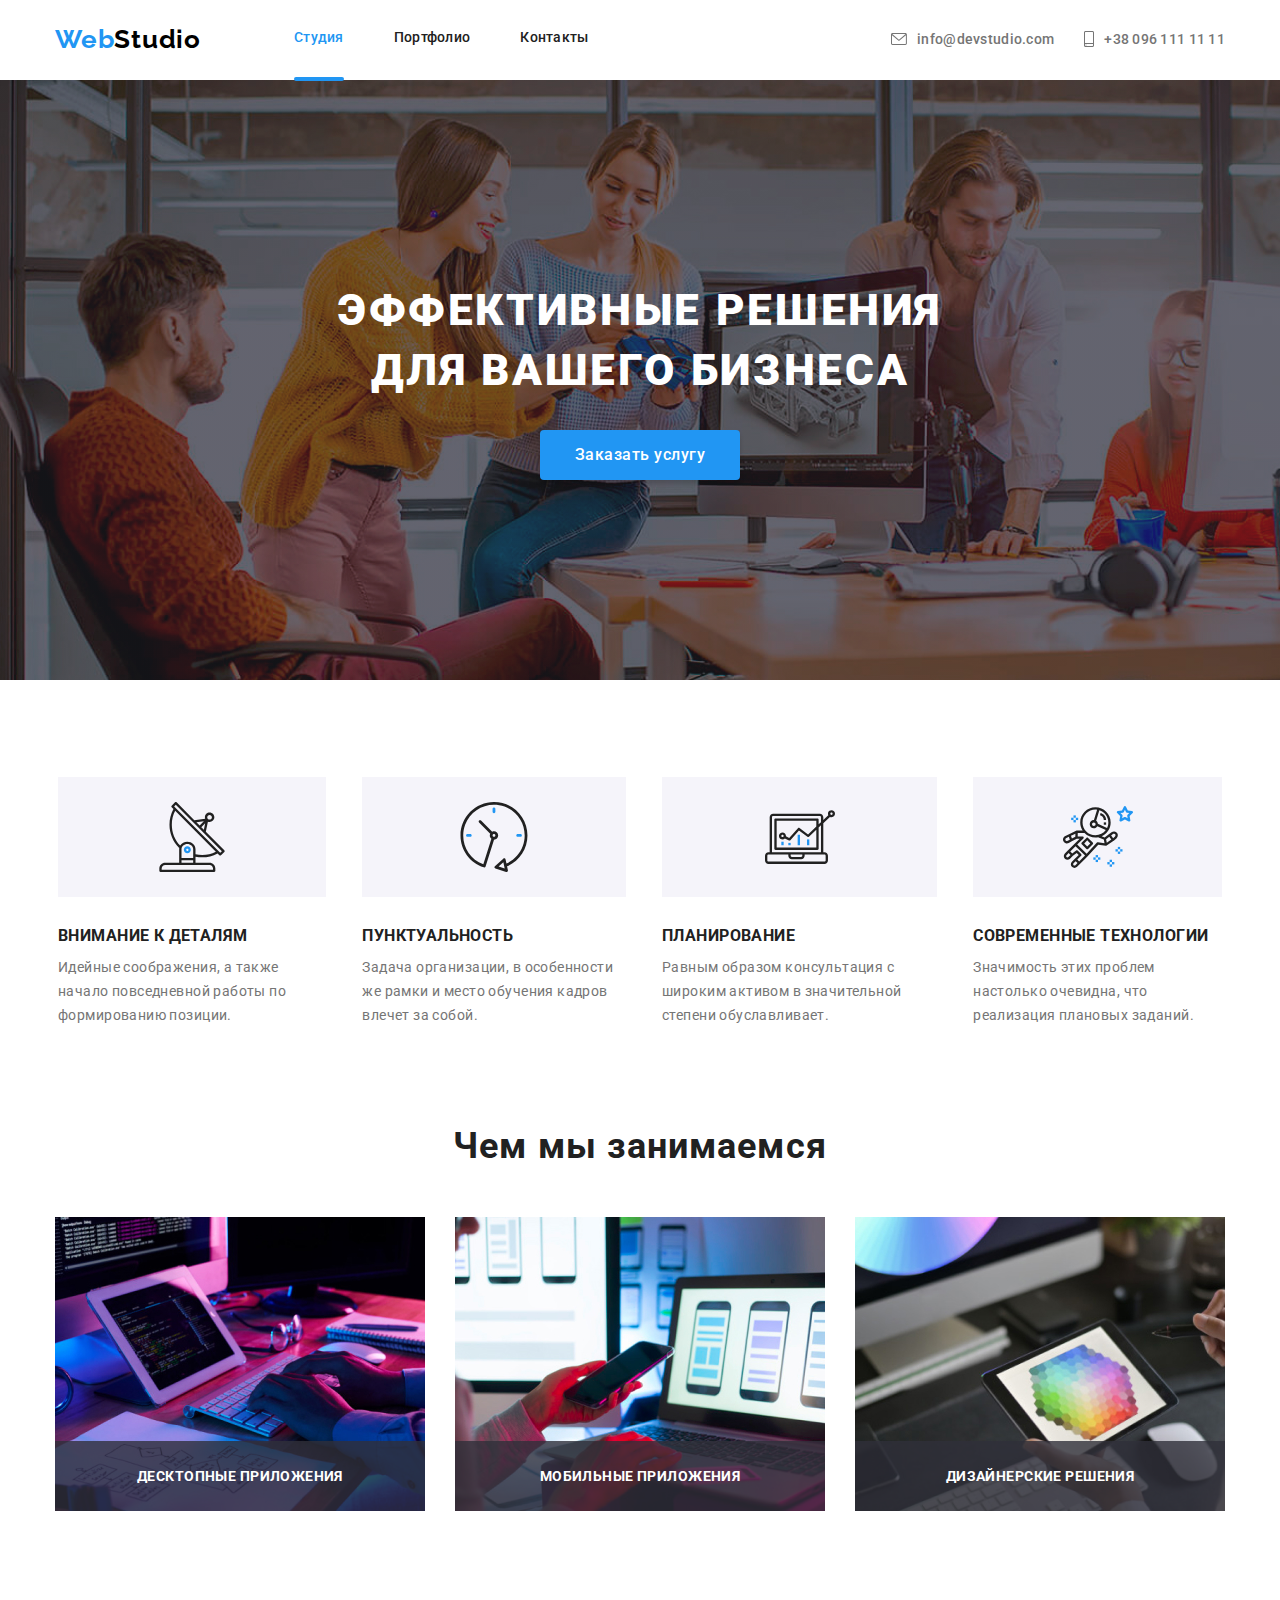
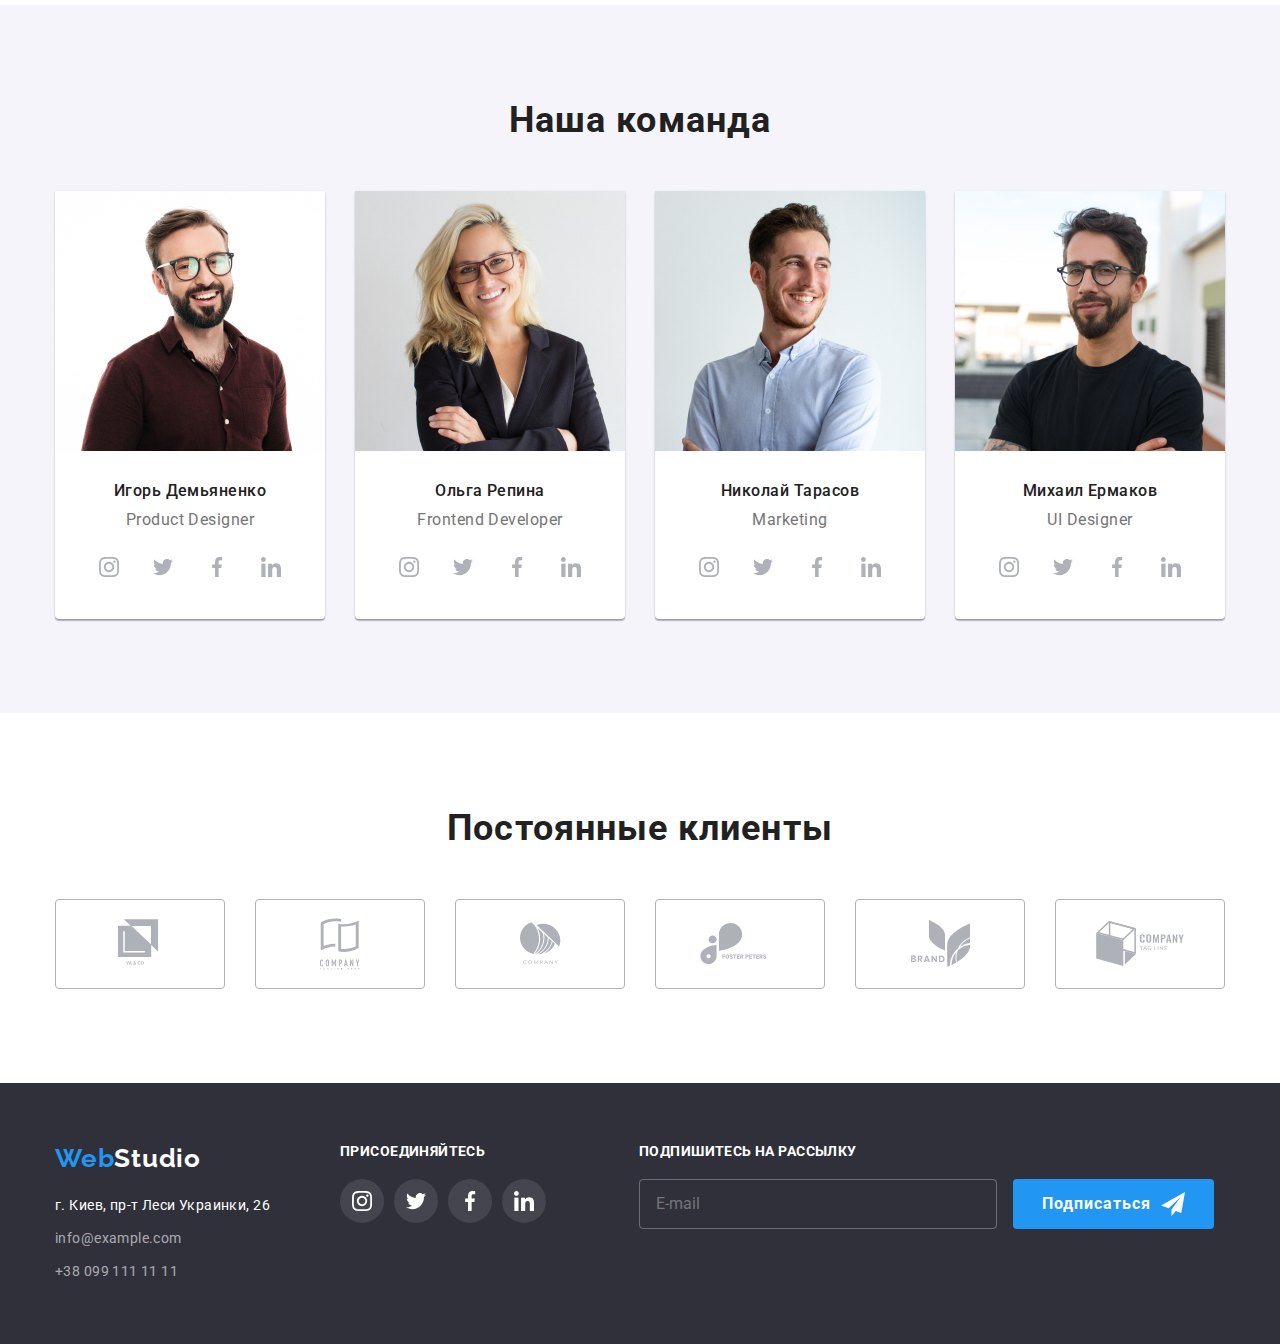
<file: index.html>
<!DOCTYPE html>
<html lang="ru">
<head>
    <meta charset="UTF-8">
    <meta name="viewport" content="width=device-width, initial-scale=1.0">
    <title>WebStudio</title>
    <link rel="preconnect" href="https://fonts.gstatic.com">
    <link href="https://fonts.googleapis.com/css2?family=Raleway:wght@700&family=Roboto:wght@400;500;700;900&display=swap" rel="stylesheet">
    <link rel="stylesheet" href="https://cdnjs.cloudflare.com/ajax/libs/modern-normalize/1.0.0/modern-normalize.min.css" />
    <link rel="stylesheet" href="./css/styles.css">
</head>

<body>
    <header class="header">
        <div class="container">
        <nav class="site-nav">
        <a class="logo link" href="./" aria-label="логотип сайта"><span class="logo-first-part">Web</span><span class="logo-second-part">Studio</span></a> 
        <ul class="navigation-list list">
            <li class="navigation-list-item"><a class="navigation-list-link active link" href="./index.html">Студия</a></li>
            <li class="navigation-list-item"><a class="navigation-list-link link" href="./portfolio.html">Портфолио</a></li>
            <li class="navigation-list-item"><a class="navigation-list-link link" href="#">Контакты</a></li>   
        </ul>
        </nav>
        <address class="address">
        <ul class="address-list-header list">
<li class="address-list-item">
    <a class="address-list-link link" href="mailto:info@devstudio.com">
        <svg class="address-list-icon mail-icon">
            <use href="./symbol-defs.svg#icon-envelope" width="16" height="12"></use>
        </svg>
        <p class="address-list-text">info@devstudio.com </p>
    </a>
</li>

<li class="address-list-item">
    <a class="address-list-link link" href="tel:+380961111111">
        <svg class="address-list-icon phone-icon">
            <use href="./symbol-defs.svg#icon-smartphone" width="10" height="16"></use>
        </svg>
        <p class="address-list-text"> +38 096 111 11 11</p>
    </a>
</li>
 </ul>
 </address>  
 </div>
    </header>
    <main>

        <!--Hero-->
<section class="hero-section">
    <div class="container">
    <h1 class="hero-title">Эффективные решения <br> для вашего бизнеса</h1>
    <button class="button hero-button" type="button" data-modal-open>Заказать услугу</button>
    </div>
</section>

<!--Наш сервис-->
<section class="our-service">
    <div class="container">
<h2 class="visually-hidden">Наш сервис</h2>
    <ul class="services-list list">
        <li class="service-list-item">
            <div class="service-icon-background">
                <svg class="service-icon">
                    <use href="./symbol-defs.svg#icon-antenna-1"></use>
                </svg>
            </div>
        <h3 class="services-title">Внимание к деталям</h3>
        <p class="services-description">Идейные соображения, а также начало повседневной работы по формированию позиции.</p>
        </li>

        <li class="service-list-item">
            <div class="service-icon-background">
            <svg class="service-icon">
                <use href="./symbol-defs.svg#icon-clock-1"></use>
            </svg>
        </div>
        <h3 class="services-title">Пунктуальность</h3>
        <p class="services-description">Задача организации, в особенности же рамки и место обучения кадров влечет за собой.</p>
        </li>

<li class="service-list-item">
    <div class="service-icon-background">
        <svg class="service-icon">
            <use href="./symbol-defs.svg#icon-diagram-1"></use>
        </svg>
    </div>
    <h3 class="services-title">Планирование</h3>
    <p class="services-description">Равным образом консультация с широким активом в значительной степени
        обуславливает.</p>
</li>

<li class="service-list-item"">
    <div class="service-icon-background">
        <svg class="service-icon">
            <use href="./symbol-defs.svg#icon-astronaut-1"></use>
        </svg>
    </div>
    <h3 class="services-title">Современные технологии</h3>
    <p class="services-description">Значимость этих проблем настолько очевидна, что реализация плановых заданий.</p>
</li>
    </ul>
    </div>
</section>

<!--Чем мы занимаемся-->
<section class="specialization-section">
    <div class="container">
    <h2 class="specialization-title">Чем мы занимаемся</h2>
    <ul class="specialization-list list">
    <li class="specialization-list-item">
        <img class="specialization-img" src="./what_we_do/img.jpg" alt="Написание кода" width="370" height="294">
    <p class="specialization-name">Десктопные приложения</p>
    </li>
    <li class="specialization-list-item">
        <img class="specialization-img" src="./what_we_do/img-1.jpg" alt="Разработка дизайна" width="370" height="294">
    <p class="specialization-name">Мобильные приложения</p>
    </li>
<li class="specialization-list-item">
        <img class="specialization-img" src="./what_we_do/img-2.jpg" alt="Работа с цветом" width="370" height="294">
    <p class="specialization-name">Дизайнерские решения</p>
    </li>
</ul>
    </div>
</section>

<!--Наша команда-->

<section class="our-command-section">
    <div class="container">
    <h2 class="our-command-title">Наша команда</h2>
<ul class="our-command-list list">
    <li class="our-command-list-item">
        <img class="our-specialist-photo" src="./our_team/img.jpg" alt="участник команды" width="270" height="260">
        <div class="our-command-card-content">
        <h3 class="our-specialist-name">Игорь Демьяненко</h3>
        <p class="our-specialist-specialization" lang="en">Product Designer</p>
        <ul class="social-list list">
            <li class="social-list-item">
                <a href="#" class="social-list-link">
                    <svg class="social-list-icon">
                        <use href="./symbol-defs.svg#icon-instagram_new"></use>
                    </svg>
                </a>
            </li>
            <li class="social-list-item">
                <a href="#" class="social-list-link">
                    <svg class="social-list-icon">
                        <use href="./symbol-defs.svg#icon-twitter"></use>
                    </svg>
                </a>
            </li>
            <li class="social-list-item">
                <a href="#" class="social-list-link">
                    <svg class="social-list-icon">
                        <use href="./symbol-defs.svg#icon-facebook"></use>
                    </svg>
                </a>
            </li>
            <li class="social-list-item">
                <a href="#" class="social-list-link">
                    <svg class="social-list-icon">
                        <use href="./symbol-defs.svg#icon-linkedin"></use>
                    </svg>
                </a>
            </li>
        </ul>
        </div>
        </li>

    <li class="our-command-list-item">
        <img class="our-specialist-photo" src="./our_team/img-1.jpg" alt="участник команды" width="270" height="260">
        <div class="our-command-card-content">
        <h3 class="our-specialist-name">Ольга Репина</h3>
        <p class="our-specialist-specialization" lang="en">Frontend Developer</p>
    <ul class="social-list list">
        <li class="social-list-item">
            <a href="#" class="social-list-link">
                <svg class="social-list-icon">
                    <use href="./symbol-defs.svg#icon-instagram_new"></use>
                </svg>
            </a>
        </li>
        <li class="social-list-item">
            <a href="#" class="social-list-link">
                <svg class="social-list-icon">
                    <use href="./symbol-defs.svg#icon-twitter"></use>
                </svg>
            </a>
        </li>
        <li class="social-list-item">
            <a href="#" class="social-list-link">
                <svg class="social-list-icon">
                    <use href="./symbol-defs.svg#icon-facebook"></use>
                </svg>
            </a>
        </li>
        <li class="social-list-item">
            <a href="#" class="social-list-link">
                <svg class="social-list-icon">
                    <use href="./symbol-defs.svg#icon-linkedin"></use>
                </svg>
            </a>
        </li>
    </ul>
    </div>
    </li>

    <li class="our-command-list-item">
        <img class="our-specialist-photo" src="./our_team/img-2.jpg" alt="участник команды" width="270" height="260">
        <div class="our-command-card-content">
        <h3 class="our-specialist-name">Николай Тарасов</h3>
        <p class="our-specialist-specialization" lang="en">Marketing</p>
<ul class="social-list list">
    <li class="social-list-item">
        <a href="#" class="social-list-link">
            <svg class="social-list-icon">
                <use href="./symbol-defs.svg#icon-instagram_new"></use>
            </svg>
        </a>
    </li>
    <li class="social-list-item">
        <a href="#" class="social-list-link">
            <svg class="social-list-icon">
                <use href="./symbol-defs.svg#icon-twitter"></use>
            </svg>
        </a>
    </li>
    <li class="social-list-item">
        <a href="#" class="social-list-link">
            <svg class="social-list-icon">
                <use href="./symbol-defs.svg#icon-facebook"></use>
            </svg>
        </a>
    </li>
    <li class="social-list-item">
        <a href="#" class="social-list-link">
            <svg class="social-list-icon">
                <use href="./symbol-defs.svg#icon-linkedin"></use>
            </svg>
        </a>
    </li>
</ul>
</div>
</li>

    <li class="our-command-list-item">
        <img class="our-specialist-photo" src="./our_team/img-3.jpg" alt="участник команды" width="270" height="260">
        <div class="our-command-card-content">
        <h3 class="our-specialist-name">Михаил Ермаков</h3>
        <p class="our-specialist-specialization" lang="en">UI Designer</p>
<ul class="social-list list">
    <li class="social-list-item">
        <a href="#" class="social-list-link">
            <svg class="social-list-icon">
                <use href="./symbol-defs.svg#icon-instagram_new"></use>
            </svg>
        </a>
    </li>
    <li class="social-list-item">
        <a href="#" class="social-list-link">
            <svg class="social-list-icon">
                <use href="./symbol-defs.svg#icon-twitter"></use>
            </svg>
        </a>
    </li>
    <li class="social-list-item">
        <a href="#" class="social-list-link">
            <svg class="social-list-icon">
                <use href="./symbol-defs.svg#icon-facebook"></use>
            </svg>
        </a>
    </li>
    <li class="social-list-item">
        <a href="#" class="social-list-link">
            <svg class="social-list-icon">
                <use href="./symbol-defs.svg#icon-linkedin"></use>
            </svg>
        </a>
    </li>
</ul>
</div>
</li>
</ul>
    </div>
</section>
<!--Наши клиенты-->
<section class="our-clients-section">
    <div class="container">
        <h2 class="our-clients-title">Постоянные клиенты</h2>
        <ul class="our-clients-list">
            <li class="our-clients-list-item list">
                <a href="#" class="our-client-link">
                    <svg class="our-clients-icon first-client-icon">
                        <use href="./symbol-defs.svg#icon-logo-1"></use>
                    </svg>
                </a>
            </li>
            <li class="our-clients-list-item list">
                <a href="#" class="our-client-link">
                    <svg class="our-clients-icon second-client-icon">
                        <use href="./symbol-defs.svg#icon-logo-2"></use>
                    </svg>
                </a>
            </li>
            <li class="our-clients-list-item list">
                <a href="#" class="our-client-link">
                    <svg class="our-clients-icon third-client-icon">
                        <use href="./symbol-defs.svg#icon-logo-3"></use>
                    </svg>
                </a>
            </li>
            <li class="our-clients-list-item list">
                <a href="#" class="our-client-link">
                    <svg class="our-clients-icon fourth-client-icon">
                        <use href="./symbol-defs.svg#icon-logo-4"></use>
                    </svg>
                </a>
            </li>
            <li class="our-clients-list-item list">
                <a href="" class="our-client-link">
                    <svg class="our-clients-icon fifth-client-icon">
                        <use href="./symbol-defs.svg#icon-logo-5"></use>
                    </svg>
                </a>
            </li>
            <li class="our-clients-list-item list">
                <a href="#" class="our-client-link">
                    <svg class="our-clients-icon sixth-client-icon">
                        <use href="./symbol-defs.svg#icon-logo-6"></use>
                    </svg>
                </a>
            </li>
        </ul>
    </div>
</section>
    </main>
    <!--Бекдроп и модалка портфолио-->
    <div class="backdrop is-hidden" data-modal>
        <div class="modal">
            <button type="button" class="btn-modal-close"  data-modal-close>
                <svg class="close-btn" width="30" height="30">
                    <use href="./symbol-defs.svg#icon-close"></use>
                </svg>
            </button>
            <p class="form-invitation">Оставьте свои данные, мы вам перезвоним</p>
            <form action="#" class="modal-form">
                <label class="modal-form-field">
                    Имя
                    <span class="modal-form-input-wrapper">
                        <input type="text" name="client-name" class="modal-form-input">
                        <svg class="modal-form-icon">
                            <use href="./symbol-defs.svg#icon-Vector-3"></use>
                        </svg>
                    </span>
                </label>
                <label class="modal-form-field">
                    Телефон
                    <span class="modal-form-input-wrapper">
                        <input type="tel" name="client-phone" class="modal-form-input">
                        <svg class="modal-form-icon">
                        <use href="./symbol-defs.svg#icon-Vector-1"></use>
                        </svg>
                    </span>
                </label>
                <label class="modal-form-field">
                    Почта
                    <span class="modal-form-input-wrapper">
                        <input type="email" name="client-mail" class="modal-form-input">
                        <svg class="modal-form-icon">
                            <use href="./symbol-defs.svg#icon-Vector-2"></use>
                        </svg>
                    </span>
                </label>
                <label class="modal-form-field">
                    Комментарий
                    <textarea name="client-masage" class="modal-form-massage" placeholder="Введите текст"></textarea>
                </label>
                <input id="user-policy" type="checkbox" name="client-policy" value="accept-policy"
                    class="modal-form-policy visually-hidden">
                <label for="user-policy" class="modal-form-policy-text">Соглашаюсь с рассылкой и принимаю <a href="#"
                        class="modal-form-policy-link">Условия договора</a></label>
                <button type="submit" class="modal-form-button">Отправить</button>
            </form>
        </div>
    </div>
<!--Footer-->
    <footer class="footer">
        <div class="container">
            <div class="footer-info">
        <a class="logo link" href="./" aria-label="логотип сайта"><span class="logo-first-part">Web</span><span
                class="logo-second-part-dark">Studio</span></a>
        <address class="address">
            <ul class="addres-list-footer list">
                <li class="addres-list-item"><a class="address-footer-link location link" href="https://goo.gl/maps/J2ixgFmDZ8d1wvZj8">г. Киев,
                        пр-т Леси Украинки, 26</a></li>
                <li class="addres-list-item"><a class="address-footer-link link" href="mailto:info@example.com">info@example.com</a></li>
                <li class="addres-list-item"><a class="address-footer-link link" href="tel:+380991111111">+38 099 111 11 11</a></li>
            </ul>
            </address>
            </div>
            <div class="social-list-our-projekt">
                <h2 class="visually-hidden">Наши социальные сети</h2>
                <h3 class="social-list-invitation">Присоединяйтесь</h3>
                <ul class="social-list list">
                    <li class="social-list-item">
                        <a href="#" class="social-list-link dark-social">
                            <svg class="social-list-icon">
                                <use href="./symbol-defs.svg#icon-instagram-2"></use>
                            </svg>
                        </a>
                    </li>
                    <li class="social-list-item">
                        <a href="#" class="social-list-link dark-social">
                            <svg class="social-list-icon">
                                <use href="./symbol-defs.svg#icon-twitter-1"></use>
                            </svg>
                        </a>
                    </li>
                    <li class="social-list-item">
                        <a href="#" class="social-list-link dark-social">
                            <svg class="social-list-icon">
                                <use href="./symbol-defs.svg#icon-facebook-1"></use>
                            </svg>
                        </a>
                    </li>
                    <li class="social-list-item">
                        <a href="#" class="social-list-link dark-social">
                            <svg class="social-list-icon">
                                <use href="./symbol-defs.svg#icon-linkedin-1"></use>
                            </svg>
                        </a>
                    </li>
                </ul>
            </div>
            <form action="#" class="subscription-form">
                <p class="subscription-form-title">Подпишитесь на рассылку</p>
                <label class="subscription-form-field">
                    <input type="email" name="client-mail" class="subscription-form-input" placeholder="E-mail">
                </label>
                <button type="submit" class="subscription-form-button">
                    Подписаться
                    <svg class="sibscription-form-button-icon">
                        <use href="./symbol-defs.svg#icon-form-send"></use>
                    </svg>
                </button>
            </form>
        </div>
            </footer>
    <!--End Footer-->

<script src="./js/modal.js">
</script>
</body>
</html>
</file>
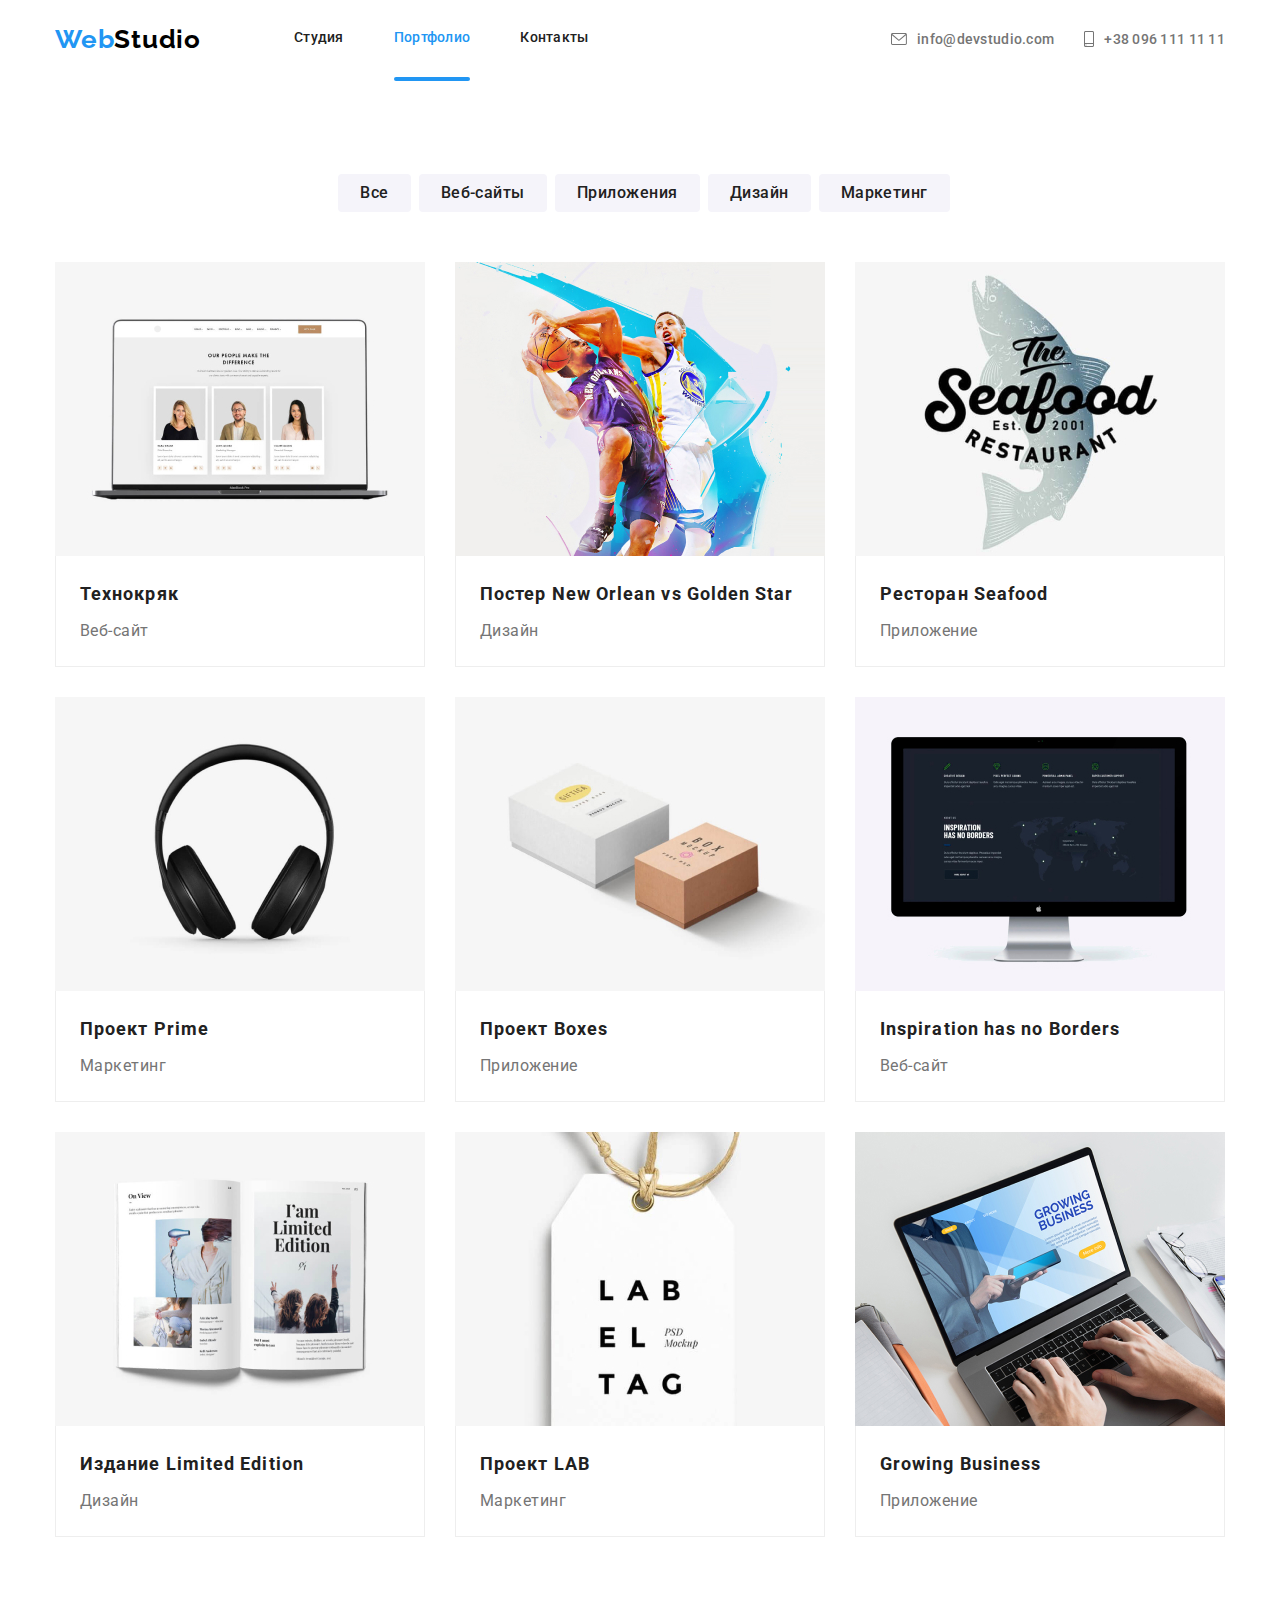
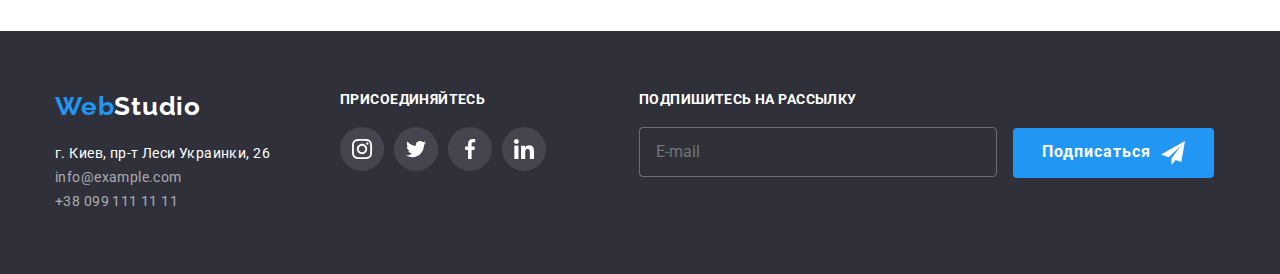
<file: portfolio.html>
<!DOCTYPE html>
<html lang="en">
<head>
    <meta charset="UTF-8">
    <meta name="viewport" content="width=device-width, initial-scale=1.0">
    <title>WebStudio</title>
    <link rel="preconnect" href="https://fonts.gstatic.com">
    <link rel="stylesheet" href="https://cdnjs.cloudflare.com/ajax/libs/modern-normalize/1.0.0/modern-normalize.min.css" />
    <link href="https://fonts.googleapis.com/css2?family=Raleway:wght@700&family=Roboto:wght@400;500;700;900&display=swap"
        rel="stylesheet">
    <link rel="stylesheet" href="./css/styles.css">
</head>
<body>
    <header class="header">
        <div class="container">
        <nav class="site-nav">
            <a class="logo link" href="./index.html" aria-label="логотип сайта"><span class="logo-first-part">Web</span><span
                    class="logo-second-part">Studio</span></a>
            <ul class="navigation-list list">
                <li class="navigation-list-item"><a class="navigation-list-link link" href="./index.html">Студия</a></li>
                <li class="navigation-list-item"><a class="navigation-list-link active link" href="./portfolio.html">Портфолио</a></li>
                <li class="navigation-list-item"><a class="navigation-list-link link" href="#">Контакты</a></li>
            </ul>
        </nav>
        <address class="address">
            <ul class="address-list-header list">
                <li class="address-list-item">
                <a class="address-list-link link" href="mailto:info@devstudio.com">
                    <svg class="address-list-icon mail-icon">
                        <use href="./symbol-defs.svg#icon-envelope" width="16" height="12"></use>
                        </svg>
                        <p class="address-list-text">info@devstudio.com</p>
                </a>
                </li>
                <li class="address-list-item">
                    <a class="address-list-link link" href="tel:+380961111111">
                    <svg class="address-list-icon phone-icon">
                        <use href="./symbol-defs.svg#icon-smartphone" width="10" height="16"></use>
                        </svg>
                        <p class="address-list-text"> +38 096 111 11 11</p>
                    </a>
                </li>
            </ul>
        </address>
        </div>
    </header>
    <main>
        <section class="portfolio-section">
            <div class="container">
<h1 class="visually-hidden">Our works</h1>
<div class="portfolio-nav">
    <button class="portfolio-button button" type="button">Все</button>
    <button class="portfolio-button button" type="button">Веб-сайты</button>
    <button class="portfolio-button button" type="button">Приложения</button>
    <button class="portfolio-button button" type="button">Дизайн</button>
    <button class="portfolio-button button" type="button">Маркетинг</button>
</div>

    <ul class="portfolio-list list">
        <li class="portfolio-list-item">
            <a class="portfolio-list-link link" href="#">
                <div class="portfolio-animation-thumb">
                <img class="portfolio-img" src="./portfolio/img.jpg" alt="Сайт Технокряк" width="370">
                <div class="portfolio-overlay">
                    <p class="portfolio-description">Технокряк это современная площадка распространения коронавируса.
                        Компании используют эту платформу для цифрового шпионажа и
                        атак на защищённые сервера конкурентов.
                    </p>
                </div>
                </div>
            <div class="portfolio-card-content">
                <h2 class="portfolio-title">Технокряк</h2>
                <p class="portfolio-type">Веб-сайт</p>
            </div> 
            </a>
        </li>
        <li class="portfolio-list-item"> 
            <a class="portfolio-list-link link" href="#">
                <div class="portfolio-animation-thumb">
                <img class="portfolio-img" src="./portfolio/img-1.jpg" alt="Постер" width="370">
                <div class="portfolio-overlay">
                    <p class="portfolio-description">
                        Lorem ipsum, dolor sit amet consectetur adipisicing elit. Dolor, similique earum harum consequuntur veritatis
                        voluptates quo, nihil ipsam iusto repellat doloribus, distinctio quia mollitia. Incidunt officiis doloremque sit
                        expedita. Quia?
                    </p>
                    </div>
                    </div>
            <div class="portfolio-card-content">
            <h2 class="portfolio-title">Постер New Orlean vs Golden Star</h2>
            <p class="portfolio-type">Дизайн</p>
            </div>
            </a>
        </li>
        <li class="portfolio-list-item">
            <a class="portfolio-list-link link" href="#">
                <div class="portfolio-animation-thumb">
                <img class="portfolio-img" src="./portfolio/img-2.jpg" alt="Ресторан Seafood" width="370">
                <div class="portfolio-overlay">
                    <p class="portfolio-description">
                        Lorem ipsum, dolor sit amet consectetur adipisicing elit. Dolor, similique earum harum consequuntur veritatis
                        voluptates quo, nihil ipsam iusto repellat doloribus, distinctio quia mollitia. Incidunt officiis doloremque sit
                        expedita. Quia?
                    </p>
                    </div>
                    </div>
            <div class="portfolio-card-content">
            <h2 class="portfolio-title">Ресторан Seafood</h2>
            <p class="portfolio-type">Приложение</p>
            </div>
            </a>
        </li>
        <li class="portfolio-list-item">
            <a class="portfolio-list-link link" href="#">
                <div class="portfolio-animation-thumb">
                <img class="portfolio-img" src="./portfolio/img-3.jpg" alt="Наушники" width="370">
                <div class="portfolio-overlay">
                    <p class="portfolio-description">
                        Lorem ipsum, dolor sit amet consectetur adipisicing elit. Dolor, similique earum harum consequuntur veritatis
                        voluptates quo, nihil ipsam iusto repellat doloribus, distinctio quia mollitia. Incidunt officiis doloremque sit
                        expedita. Quia?
                    </p>
                </div>
                </div>
                <div class="portfolio-card-content">
            <h2 class="portfolio-title">Проект Prime</h2>
            <p class="portfolio-type">Маркетинг</p>
            </div>
            </a>
        </li>
        <li class="portfolio-list-item">
            <a class="portfolio-list-link link" href="#">
            <div class="portfolio-animation-thumb">
                <img class="portfolio-img" src="./portfolio/img-4.jpg" alt="Боксы" width="370">
                <div class="portfolio-overlay">
                    <p class="portfolio-description">
                        Lorem ipsum, dolor sit amet consectetur adipisicing elit. Dolor, similique earum harum consequuntur veritatis
                        voluptates quo, nihil ipsam iusto repellat doloribus, distinctio quia mollitia. Incidunt officiis doloremque sit
                        expedita. Quia?
                    </p>
                </div>
                </div>
                <div class="portfolio-card-content">
            <h2 class="portfolio-title">Проект Boxes</h2>
            <p class="portfolio-type">Приложение</p>
            </div>
            </a>
        </li>
        <li class="portfolio-list-item">
            <a class="portfolio-list-link link" href="#">
                <div class="portfolio-animation-thumb">
                <img class="portfolio-img" src="./portfolio/img-5.jpg" alt="Сайт Inspiration has no Borders" width="370">
                <div class="portfolio-overlay">
                    <p class="portfolio-description">
                        Lorem ipsum, dolor sit amet consectetur adipisicing elit. Dolor, similique earum harum consequuntur veritatis
                        voluptates quo, nihil ipsam iusto repellat doloribus, distinctio quia mollitia. Incidunt officiis doloremque sit
                        expedita. Quia?
                    </p>
                </div>
                </div>
                <div class="portfolio-card-content">
            <h2 class="portfolio-title">Inspiration has no Borders</h2>
            <p class="portfolio-type">Веб-сайт</p>
            </div>
            </a>
        </li>
        <li class="portfolio-list-item">
            <a class="portfolio-list-link link" href="#">
                <div class="portfolio-animation-thumb">
                <img class="portfolio-img" src="./portfolio/img-6.jpg" alt="Издание Limited Edition" width="370">
                    <div class="portfolio-overlay">
                        <p class="portfolio-description">
                            Lorem ipsum, dolor sit amet consectetur adipisicing elit. Dolor, similique earum harum consequuntur veritatis
                            voluptates quo, nihil ipsam iusto repellat doloribus, distinctio quia mollitia. Incidunt officiis doloremque sit
                            expedita. Quia?
                        </p>
                    </div>
                    </div>
                    <div class="portfolio-card-content">
            <h2 class="portfolio-title">Издание Limited Edition</h2>
            <p class="portfolio-type">Дизайн</p>
            </div>
            </a>
        </li>
        <li class="portfolio-list-item">
            <a class="portfolio-list-link link" href="#">
                <div class="portfolio-animation-thumb">
                <img class="portfolio-img" src="./portfolio/img-7.jpg" alt="Проект LAB" width="370">
                <div class="portfolio-overlay">
                    <p class="portfolio-description">
                        Lorem ipsum, dolor sit amet consectetur adipisicing elit. Dolor, similique earum harum consequuntur veritatis
                        voluptates quo, nihil ipsam iusto repellat doloribus, distinctio quia mollitia. Incidunt officiis doloremque sit
                        expedita. Quia?
                    </p>
                </div>
                </div>
                <div class="portfolio-card-content">
            <h2 class="portfolio-title">Проект LAB</h2>
            <p class="portfolio-type">Маркетинг</p>
            </div>
            </a>
        </li>
        <li class="portfolio-list-item">
            <a class="portfolio-list-link link" href="#">
                <div class="portfolio-animation-thumb">
                <img class="portfolio-img" src="./portfolio/img-8.jpg" alt="Приложение Growing Business" width="370">
                <div class="portfolio-overlay">
                    <p class="portfolio-description">
                        Lorem ipsum, dolor sit amet consectetur adipisicing elit. Dolor, similique earum harum consequuntur veritatis
                        voluptates quo, nihil ipsam iusto repellat doloribus, distinctio quia mollitia. Incidunt officiis doloremque sit
                        expedita. Quia?
                    </p>
                </div>
                </div>
                <div class="portfolio-card-content">
            <h2 class="portfolio-title">Growing Business</h2>
            <p class="portfolio-type">Приложение</p>
            </div>
            </a>
        </li>
    </ul> 
    </div>
</section>
    </main>
    <footer class="footer">
        <div class="container">
            <div class="footer-info">
        <a class="logo link" href="./index.html" aria-label="логотип сайта"><span class="logo-first-part">Web</span><span
                class="logo-second-part-dark">Studio</span></a>
        <address class="address">
            <ul class="addres-list-footer list">
                <li class="addres-list"><a class="address-footer-link location link" href="https://goo.gl/maps/J2ixgFmDZ8d1wvZj8">г. Киев, пр-т Леси Украинки, 26</a></li>
                <li class="addres-list"><a class="address-footer-link link" href="mailto:info@example.com">info@example.com</a></li>
                <li class="addres-list"><a class="address-footer-link link" href="tel:+380991111111">+38 099 111 11 11</a></li>
            </ul>
        </address>
        </div>
    <div class="social-list-our-projekt">
        <h2 class="visually-hidden">Наши социальные сети</h2>
        <h3 class="social-list-invitation">Присоединяйтесь</h3>
        <ul class="social-list list">
            <li class="social-list-item">
                <a href="#" class="social-list-link dark-social">
                    <svg class="social-list-icon">
                        <use href="./symbol-defs.svg#icon-instagram-2"></use>
                    </svg>
                </a>
            </li>
            <li class="social-list-item">
                <a href="#" class="social-list-link dark-social">
                    <svg class="social-list-icon">
                        <use href="./symbol-defs.svg#icon-twitter-1"></use>
                    </svg>
                </a>
            </li>
            <li class="social-list-item">
                <a href="#" class="social-list-link dark-social">
                    <svg class="social-list-icon">
                        <use href="./symbol-defs.svg#icon-facebook-1"></use>
                    </svg>
                </a>
            </li>
            <li class="social-list-item">
                <a href="#" class="social-list-link dark-social">
                    <svg class="social-list-icon">
                        <use href="./symbol-defs.svg#icon-linkedin-1"></use>
                    </svg>
                </a>
            </li>
        </ul>
    </div>
    <form action="#" class="subscription-form">
        <p class="subscription-form-title">Подпишитесь на рассылку</p>
        <label class="subscription-form-field">
            <input type="email" name="client-mail" class="subscription-form-input" placeholder="E-mail">
        </label>
        <button type="submit" class="subscription-form-button">
            Подписаться
            <svg class="sibscription-form-button-icon">
                <use href="./symbol-defs.svg#icon-form-send"></use>
            </svg>
        </button>
    </form>
    </div>
    </footer>
    <!--Подключение скрипта-->
    <script src="./js/modal.js"></script>
    </body>
    
    </html>
</file>
<file: css/styles.css>
:root {
  --accent-color: #2196f3;
  --logo-color: #000000;
  --main-font: "Roboto", Roboto, sans-serif;
  --secondary-font: "Raleway", Raleway, sans-serif;
  --heading-color: #212121;
  --main-color: #757575;
  --main-color-dark-backgr: #ffffff;
  --button-text-color: #ffffff;
  --social-link-background-dark: rgba(255, 255, 255, 0.1);
  --social-link-color: #afb1b8;
  --backgr-color-first: #2f303a;
  --backgr-color-second: #f5f4fa;
  --addres-second-color: rgba(255, 255, 255, 0.6);
  --hero-gradient-color: rgba(47, 48, 58, 0.4);
  --card-set-specialization: 30px;
  --card-set-our-command: 30px;
  --card-set-portfolio: 30px;
  --timing-function: cubic-bezier(0.4, 0, 0.2, 1);
  --transition-duration: 250ms;
}

body {
  color: var(--main-color);
  font-family: var(--main-font);
}

.list {
  list-style: none;
  margin: 0;
  padding: 0;
}

.link {
  text-decoration: none;
  color: var(--main-color);
}

.button {
  font-family: var(--main-font);
  border: 0;
  border-radius: 4px;
}

.visually-hidden {
  position: absolute;
  width: 1px;
  height: 1px;
  margin: -1px;
  border: 0;
  padding: 0;
  white-space: nowrap;
  clip-path: inset(100%);
  clip: rect(0 0 0 0);
  overflow: hidden;
}

h1,
h2,
h3,
h4,
h5,
h6 {
  margin: 0;
}

ul,
ol {
  /*list-style: none;*/
  margin: 0;
  padding: 0;
}

p {
  margin: 0;
}

img {
  display: block;
  max-width: 100%;
  height: auto;
}
/*
a {
  text-decoration: none;
  color: var(--main-color);
}
*/
.container {
  width: 1200px;
  margin: 0 auto;
  padding: 0 15px;
  display: flex;
  align-items: center;
  background: transparent;
}

/* ============== HEADER ============== */
.header > .container {
  display: flex;
  padding-top: 24px;
  padding-bottom: 25px;
}

.site-nav {
  display: flex;
  align-items: center;
}

.navigation-list {
  display: flex;
}

.header .logo {
  margin-right: 93px;
}

.address {
  font-style: normal;
}

.address-list-header {
  display: flex;
  align-items: center;
  justify-content: center;
}

.header .address-list-link {
  display: flex;
  align-items: center;

  transition-property: color;
  transition-duration: 250ms;
  transition-timing-function: cubic-bezier(0.4, 0, 0.2, 1);
}

.address-list-icon {
  display: block;
  fill: var(--main-color);

  transition-property: fill;
  transition-duration: 250ms;
  transition-timing-function: cubic-bezier(0.4, 0, 0.2, 1);
}

.header .address-list-link:hover .address-list-icon,
.header .address-list-link:focus .address-list-icon {
  fill: var(--accent-color);
}

.mail-icon {
  width: 16px;
  height: 12px;
}

.phone-icon {
  width: 10px;
  height: 16px;
}
.address-list-text {
  display: block;
  padding-left: 10px;
}

.navigation-list-item:not(:last-child) {
  margin-right: 50px;
}
.header .address-list-item:not(:last-child) {
  margin-right: 30px;
}

.header .address {
  margin-left: auto;
}

.logo {
  color: var(--logo-color);
  font-family: var(--secondary-font);
  font-weight: bold;
  font-size: 26px;
  line-height: 1.192;
  letter-spacing: 0.03em;
}

.logo-first-part {
  color: var(--accent-color);
}

.navigation-list-link,
.address-list-link {
  font-weight: 500;
  font-size: 14px;
  line-height: 1.142;
  letter-spacing: 0.02em;
}

.navigation-list-link {
  color: var(--heading-color);

  transition-property: color;
  transition-duration: 250ms;
  transition-timing-function: cubic-bezier(0.4, 0, 0.2, 1);
}

/* .address-list-link {
  color: var(--main-color);
}
*/
.navigation-list-link:hover,
.navigation-list-link:focus,
.address-list-link:hover,
.address-list-link:focus {
  color: var(--accent-color);
}

.navigation-list-link.active {
  color: var(--accent-color);
}
.navigation-list-link.active::after {
  content: "";
  width: auto;
  height: 4px;
  display: block;
  background: var(--accent-color);
  border-radius: 2px;

  position: relative;
  top: 30px;
}
/* ============== END HEADER ============== */

/* ============== HERO SECTION ============== */

.hero-section > .container {
  max-width: 1600px;
  flex-direction: column;
  padding-top: 200px;
  padding-bottom: 200px;
  width: 100%;
  background-image: linear-gradient(
      var(--hero-gradient-color),
      var(--hero-gradient-color)
    ),
    url(../source_images/background.jpg);
  background-repeat: no-repeat;
  background-size: cover;
}

.hero-title {
  font-weight: 900;
  font-size: 44px;
  line-height: 1.364;
  text-align: center;
  letter-spacing: 0.06em;
  text-transform: uppercase;
  color: var(--main-color-dark-backgr);
  margin-bottom: 30px;
}

.hero-button {
  font-weight: 500;
  font-size: 16px;
  line-height: 1.625;
  text-align: center;
  letter-spacing: 0.03em;
  min-width: 200px;
  height: 50px;
  box-shadow: 0px 4px 4px rgba(0, 0, 0, 0.15);
  cursor: pointer;
  padding: 10px 32px;
  color: var(--main-color-dark-backgr);
  background-color: var(--accent-color);
}

/* ============== END HERO SECTION ============== */

/* ============== OUR SERVICE SECTION ============== */

.our-service > .container {
  padding-top: 94px;
  padding-bottom: 94px;
}

.services-list {
  display: flex;
}
.service-list-item {
  padding: 3px;
  font-size: 14px;
  letter-spacing: 0.03em;
}

.service-list-item:not(:last-child) {
  margin-right: 30px;
}

.service-icon-background {
  width: auto;
  height: 120px;
  background: var(--backgr-color-second);
  margin-bottom: 30px;
  display: flex;
  justify-content: center;
  align-items: center;
}

.service-icon {
  width: 70px;
  height: 70px;
}

.services-title {
  font-weight: 700;
  line-height: 1.142;
  text-transform: uppercase;
  color: var(--heading-color);
  margin-bottom: 10px;
}
.services-description {
  font-weight: 400;
  line-height: 1.714;
}

/* ============== END OUR SERVICE SECTION ============== */

/* ============== OUR SPECIALIZATION SECTION ============== */

.specialization-section > .container {
  flex-direction: column;
  padding-bottom: 94px;
}
.specialization-list {
  display: flex;
  justify-content: center;
}

.specialization-list-item {
  position: relative;
}
.specialization-list-item:not(:last-child) {
  margin-right: var(--card-set-specialization);
}

.specialization-title,
.our-command-title,
.our-clients-title {
  font-weight: 700;
  font-size: 36px;
  line-height: 1.167;
  text-align: center;
  letter-spacing: 0.03em;
  color: var(--heading-color);
}

.specialization-title {
  margin-bottom: 50px;
}
.specialization-name {
  font-style: normal;
  font-weight: 700;
  font-size: 14px;
  line-height: 1.143;
  text-align: center;
  letter-spacing: 0.03em;
  text-transform: uppercase;
  color: var(--main-color-dark-backgr);

  width: 370px;
  background-color: rgba(47, 48, 58, 0.8);
  position: absolute;
  bottom: 0px;
  padding: 27px 0;
}
/* ============== END OUR SPECIALIZATION SECTION ============== */

/* ============== OUR COMAND ============== */

.our-command-section {
  background-color: var(--backgr-color-second);
}

.our-command-section > .container {
  padding-top: 94px;
  padding-bottom: 94px;
  flex-direction: column;
}

.our-command-list {
  display: flex;
  justify-content: center;
}

.our-command-list-item {
  background-color: var(--main-color-dark-backgr);
  box-shadow: 0px 1px 3px rgba(0, 0, 0, 0.12), 0px 1px 1px rgba(0, 0, 0, 0.14),
    0px 2px 1px rgba(0, 0, 0, 0.2);
  border-radius: 0px 0px 4px 4px;
}
.our-command-list-item:not(:last-child) {
  margin-right: var(--card-set-our-command);
}
.our-command-card-content {
  padding: 30px 10px;
}

.our-command-title {
  margin-bottom: 50px;
}

.our-specialist-name {
  margin-bottom: 10px;
  font-weight: 500;
  color: var(--heading-color);
}

.our-specialist-specialization {
  font-weight: 400;
  margin-bottom: 16px;
}

.our-specialist-name,
.our-specialist-specialization {
  font-size: 16px;
  line-height: 1.188;
  text-align: center;
  letter-spacing: 0.03em;
}
.social-list {
  display: flex;
  justify-content: center;
}

.social-list-item:not(:last-child) {
  margin-right: 10px;
}
.social-list-link {
  display: block;
  width: 44px;
  height: 44px;
  border-radius: 50%;
  display: flex;
  justify-content: center;
  align-items: center;

  transition-property: background;
  transition-duration: 250ms;
  transition-timing-function: cubic-bezier(0.4, 0, 0.2, 1);
}

.social-list-icon {
  width: 20px;
  height: 20px;
  fill: var(--social-link-color);

  transition-property: fill;
  transition-duration: 250ms;
  transition-timing-function: cubic-bezier(0.4, 0, 0.2, 1);
}

.social-list-link:hover,
.social-list-link:focus {
  background: var(--accent-color);
}

.social-list-link:hover .social-list-icon,
.social-list-link:focus .social-list-icon {
  fill: var(--main-color-dark-backgr);
}
/* ============== END OUR COMAND ============== */

/* ============== OUR CLIENTS ============== */

.our-clients-section > .container {
  flex-direction: column;
  padding-top: 94px;
  padding-bottom: 94px;
}

.our-clients-title {
  margin-bottom: 50px;
}

.our-clients-list {
  display: flex;
}

.our-client-link {
  display: flex;
  justify-content: center;
  align-items: center;
  width: 170px;
  height: 90px;
  border: 1px solid var(--social-link-color);
  box-sizing: border-box;
  border-radius: 4px;

  transition-property: border-color;
  transition-duration: 250ms;
  transition-timing-function: cubic-bezier(0.4, 0, 0.2, 1);
}

.our-client-link:hover,
.our-client-link:focus {
  border-color: var(--accent-color);
}

.our-client-link:hover .our-clients-icon,
.our-client-link:focus .our-clients-icon {
  fill: var(--accent-color);
}

.our-clients-list-item:not(:last-child) {
  margin-right: 30px;
}

.our-clients-icon {
  fill: #afb1b8;

  transition-property: fill;
  transition-duration: 250ms;
  transition-timing-function: cubic-bezier(0.4, 0, 0.2, 1);
}

.first-client-icon {
  width: 44.27px;
  height: 49.23px;
}

.second-client-icon {
  width: 40px;
  height: 52px;
}

.third-client-icon {
  width: 41px;
  height: 42.6px;
}

.fourth-client-icon {
  width: 79.66px;
  height: 42.02px;
}

.fifth-client-icon {
  width: 59px;
  height: 47px;
}

.sixth-client-icon {
  width: 88.48px;
  height: 45.44px;
}

/* ============== OUR CLIENTS END ============== */

/* ============== FOOTER ============== */
.footer {
  background-color: var(--backgr-color-first);
}
.footer > .container {
  align-items: flex-start;
  padding-top: 60px;
  padding-bottom: 60px;
}
.footer .logo {
  display: block;
  margin-bottom: 20px;
}

.footer .addres-list-item:not(:last-child) {
  margin-bottom: 9px;
}
.logo-second-part-dark {
  color: var(--main-color-dark-backgr);
}
.address-footer-link {
  font-weight: 400;
  font-size: 14px;
  line-height: 1.714;
  letter-spacing: 0.03em;
  color: var(--addres-second-color);
}
.location {
  color: var(--main-color-dark-backgr);
}

.social-list-our-projekt {
  margin-left: 70px;
  /*margin-top: 12px;*/
}

.social-list-invitation {
  font-weight: 700;
  font-size: 14px;
  line-height: 1.142;
  text-transform: uppercase;
  letter-spacing: 0.03em;
  color: var(--main-color-dark-backgr);
  margin-bottom: 20px;
}

.dark-social {
  background: var(--social-link-background-dark);
}

.dark-social .social-list-icon {
  fill: var(--main-color-dark-backgr);
}

.subscription-form {
  margin-left: 93px;
}

.subscription-form-title {
  font-weight: 700;
  font-size: 14px;
  line-height: 1.143;
  letter-spacing: 0.03em;
  text-transform: uppercase;
  color: var(--main-color-dark-backgr);
  margin-bottom: 20px;
}

.subscription-form-input {
  width: 358px;
  height: 50px;
  border: 1px solid rgba(255, 255, 255, 0.3);
  border-radius: 4px;
  background: transparent;
  color: #ffffff;
  padding-left: 16px;
}

.subscription-form-field {
  display: inline-block;
}

.subscription-form-button {
  display: inline-flex;
  align-items: center;
  height: 50px;
  padding: 10px 29px;
  margin-left: 12px;
  background: var(--accent-color);
  border-radius: 4px;
  border: none;

  font-weight: 700;
  font-size: 16px;
  text-align: center;
  letter-spacing: 0.06em;
  color: var(--main-color-dark-backgr);
}

.sibscription-form-button-icon {
  width: 24px;
  height: 24px;
  fill: var(--main-color-dark-backgr);
  margin-left: 10px;
}

/* ============== END FOOTER ============== */

/* ============== PORTFOLIO ============== */

.portfolio-section .container {
  padding-top: 94px;
  padding-bottom: 94px;
  flex-direction: column;
  align-items: center;
}

.portfolio-nav {
  margin-left: 8px;
  margin-bottom: 50px;
  display: flex;
}
.portfolio-button {
  color: var(--heading-color);
  background-color: var(--backgr-color-second);
  padding: 6px 22px;
  font-weight: 500;
  font-size: 16px;
  line-height: 1.625;
  text-align: center;
  letter-spacing: 0.03em;

  transition-property: color, background-color, box-shadow;
  transition-duration: 250ms;
  transition-timing-function: cubic-bezier(0.4, 0, 0.2, 1);
}

.portfolio-button:not(:last-child) {
  margin-right: 8px;
}

.portfolio-button:hover,
.portfolio-button:focus {
  background-color: var(--accent-color);
  color: var(--main-color-dark-backgr);
  box-shadow: 0px 3px 1px rgba(0, 0, 0, 0.1), 0px 1px 2px rgba(0, 0, 0, 0.08),
    0px 2px 2px rgba(0, 0, 0, 0.12);
}
.portfolio-list {
  display: flex;
  justify-content: center;
  flex-wrap: wrap;
  margin-left: calc(-1 * var(--card-set-portfolio));
  margin-top: calc(-1 * var(--card-set-portfolio));
}

.portfolio-list-item {
  flex-basis: calc(100% / 3 - var(--card-set-portfolio));
  margin-left: var(--card-set-portfolio);
  margin-top: var(--card-set-portfolio);
}

.portfolio-animation-thumb {
  width: auto;
  height: 294px;
  position: relative;
  overflow: hidden;
}

.portfolio-overlay {
  font-weight: 400;
  font-size: 18px;
  line-height: 1.556;
  letter-spacing: 0.03em;
  color: var(--main-color-dark-backgr);

  background: rgba(33, 150, 243, 0.9);
  position: absolute;
  top: 0;
  left: 0;

  width: 100%;
  height: 100%;
  padding: 53px 24px;

  transform: translateY(100%);
  transition-property: transform;
  transition-duration: 250ms;
  transition-timing-function: cubic-bezier(0.4, 0, 0.2, 1);
}

.portfolio-list-link:hover .portfolio-overlay,
.portfolio-list-link:focus .portfolio-overlay {
  transform: translateY(0);
}

.portfolio-card-content {
  padding: 20px 24px;
  border: 1px solid #eeeeee;
  border-top-width: 0;
  box-sizing: border-box;
}

.portfolio-title {
  margin-bottom: 4px;
  font-weight: 700;
  font-size: 18px;
  line-height: 2;
  letter-spacing: 0.06em;
  color: var(--heading-color);
}

.portfolio-type {
  font-weight: 400;
  font-size: 16px;
  line-height: 1.875;
  letter-spacing: 0.03em;
}

.portfolio-list-link {
  display: block;

  transition-property: box-shadow;
  transition-duration: 250ms;
  transition-timing-function: cubic-bezier(0.4, 0, 0.2, 1);
}

.portfolio-list-link:hover,
.portfolio-list-link:focus {
  box-shadow: 0px 1px 1px rgba(0, 0, 0, 0.12), 0px 4px 4px rgba(0, 0, 0, 0.06),
    1px 4px 6px rgba(0, 0, 0, 0.16);
}

/* ============== END PORTFOLIO ============== */
/* ============== BACKDROP ============== */
.backdrop {
  position: fixed;
  left: 0;
  top: 0;
  width: 100%;
  height: 100%;
  background: rgba(0, 0, 0, 0.2);

  opacity: 1;

  transition-property: opacity;
}

.modal {
  position: absolute;
  top: 50%;
  left: 50%;
  transform: translate(-50%, -50%);
  padding: 40px;

  width: 528px;
  height: 580px;
  background-color: var(--main-color-dark-backgr);
  box-shadow: 0px 1px 3px rgba(0, 0, 0, 0.12), 0px 1px 1px rgba(0, 0, 0, 0.14),
    0px 2px 1px rgba(0, 0, 0, 0.2);
  border-radius: 4px;

  transition-property: transform;
}

.btn-modal-close {
  position: absolute;
  display: flex;
  justify-content: center;
  align-items: center;
  top: 8px;
  right: 8px;

  padding: 0;

  width: 30px;
  height: 30px;
  cursor: pointer;
  background-color: var(--button-text-color);
  fill: currentColor;
  border: 1px solid rgba(0, 0, 0, 0.1);
  border-radius: 50%;

  transition-property: border, fill;
  transition-duration: var(--transition-duration);
  transition-timing-function: var(--timing-function);
}
.is-hidden {
  opacity: 0;
  visibility: hidden;
  pointer-events: none;
}

.form-invitation {
  font-weight: 700;
  font-size: 20px;
  line-height: 1.15;
  text-align: center;
  letter-spacing: 0.03em;
  color: var(--heading-color);

  margin-bottom: 12px;
}

.modal-form {
  display: flex;
  flex-direction: column;
}

.modal-form-field {
  margin-bottom: 10px;

  font-weight: 400;
  font-size: 12px;
  line-height: 1.167;
  letter-spacing: 0.01em;
}

.modal-form-input-wrapper {
  display: block;
  height: 100%;
  position: relative;
  margin-top: 4px;
}

.modal-form-input {
  width: 100%;
  height: 40px;
  /*margin-top: 4px;
        margin-bottom: 10px;*/
  padding-left: 42px;
  border: 1px solid rgba(33, 33, 33, 0.2);
  border-radius: 4px;

  transition-property: border-color;
  transition-duration: 250ms;
  transition-timing-function: cubic-bezier(0.4, 0, 0.2, 1);
}

.modal-form-icon {
  transition-property: fill;
  transition-duration: 250ms;
  transition-timing-function: cubic-bezier(0.4, 0, 0.2, 1);
}

.modal-form-input:focus {
  outline: none;
  border: 1px solid var(--accent-color);
}

.modal-form-input:focus + .modal-form-icon {
  fill: var(--accent-color);
}

.modal-form-icon {
  width: 18px;
  height: 18px;
  position: absolute;
  left: 12px;
  top: 50%;
  transform: translateY(-50%);
}

.modal-form-massage {
  width: 100%;
  height: 120px;
  border: 1px solid rgba(33, 33, 33, 0.2);
  border-radius: 4px;
  padding: 12px 16px;
  margin-top: 4px;
  margin-bottom: 20px;
  resize: none;

  transition-property: border-color;
  transition-duration: 250ms;
  transition-timing-function: cubic-bezier(0.4, 0, 0.2, 1);
}

.modal-form-massage::placeholder {
  font-weight: 400;
  font-size: 14px;
  line-height: 1.143;
  letter-spacing: 0.01em;
  color: rgba(117, 117, 117, 0.5);
}

.modal-form-massage:focus {
  outline: none;
  border-color: var(--accent-color);
}

.modal-form-policy-text {
  width: 423px;
  margin-left: auto;
  margin-right: auto;
  font-weight: 400;
  font-size: 14px;
  line-height: 1.714;
  letter-spacing: 0.03em;
  white-space: pre;
  display: flex;
  align-items: center;
  margin-bottom: 30px;
}

.modal-form-policy-text::before {
  content: "";
  width: 16px;
  height: 15px;
  margin-right: 7px;
  border: 1px solid #000000;
  border-radius: 2px;
  display: inline-block;
}

.modal-form-policy-link {
  color: var(--accent-color);
}

.modal-form-policy:checked + .modal-form-policy-text::before {
  background-image: url(../icon\ check.svg);
  background-repeat: no-repeat;
  background-size: cover;
  border: none;
}

.modal-form-button {
  width: 200px;
  min-height: 50px;
  cursor: pointer;
  background: var(--accent-color);
  box-shadow: 0px 4px 4px rgba(0, 0, 0, 0.15);
  border: none;
  border-radius: 4px;
  margin-left: auto;
  margin-right: auto;
  font-weight: 700;
  font-size: 16px;
  line-height: 1.875;
  color: var(--main-color-dark-backgr);
}

/* ============== BACKDROP END ============== */
</file>
